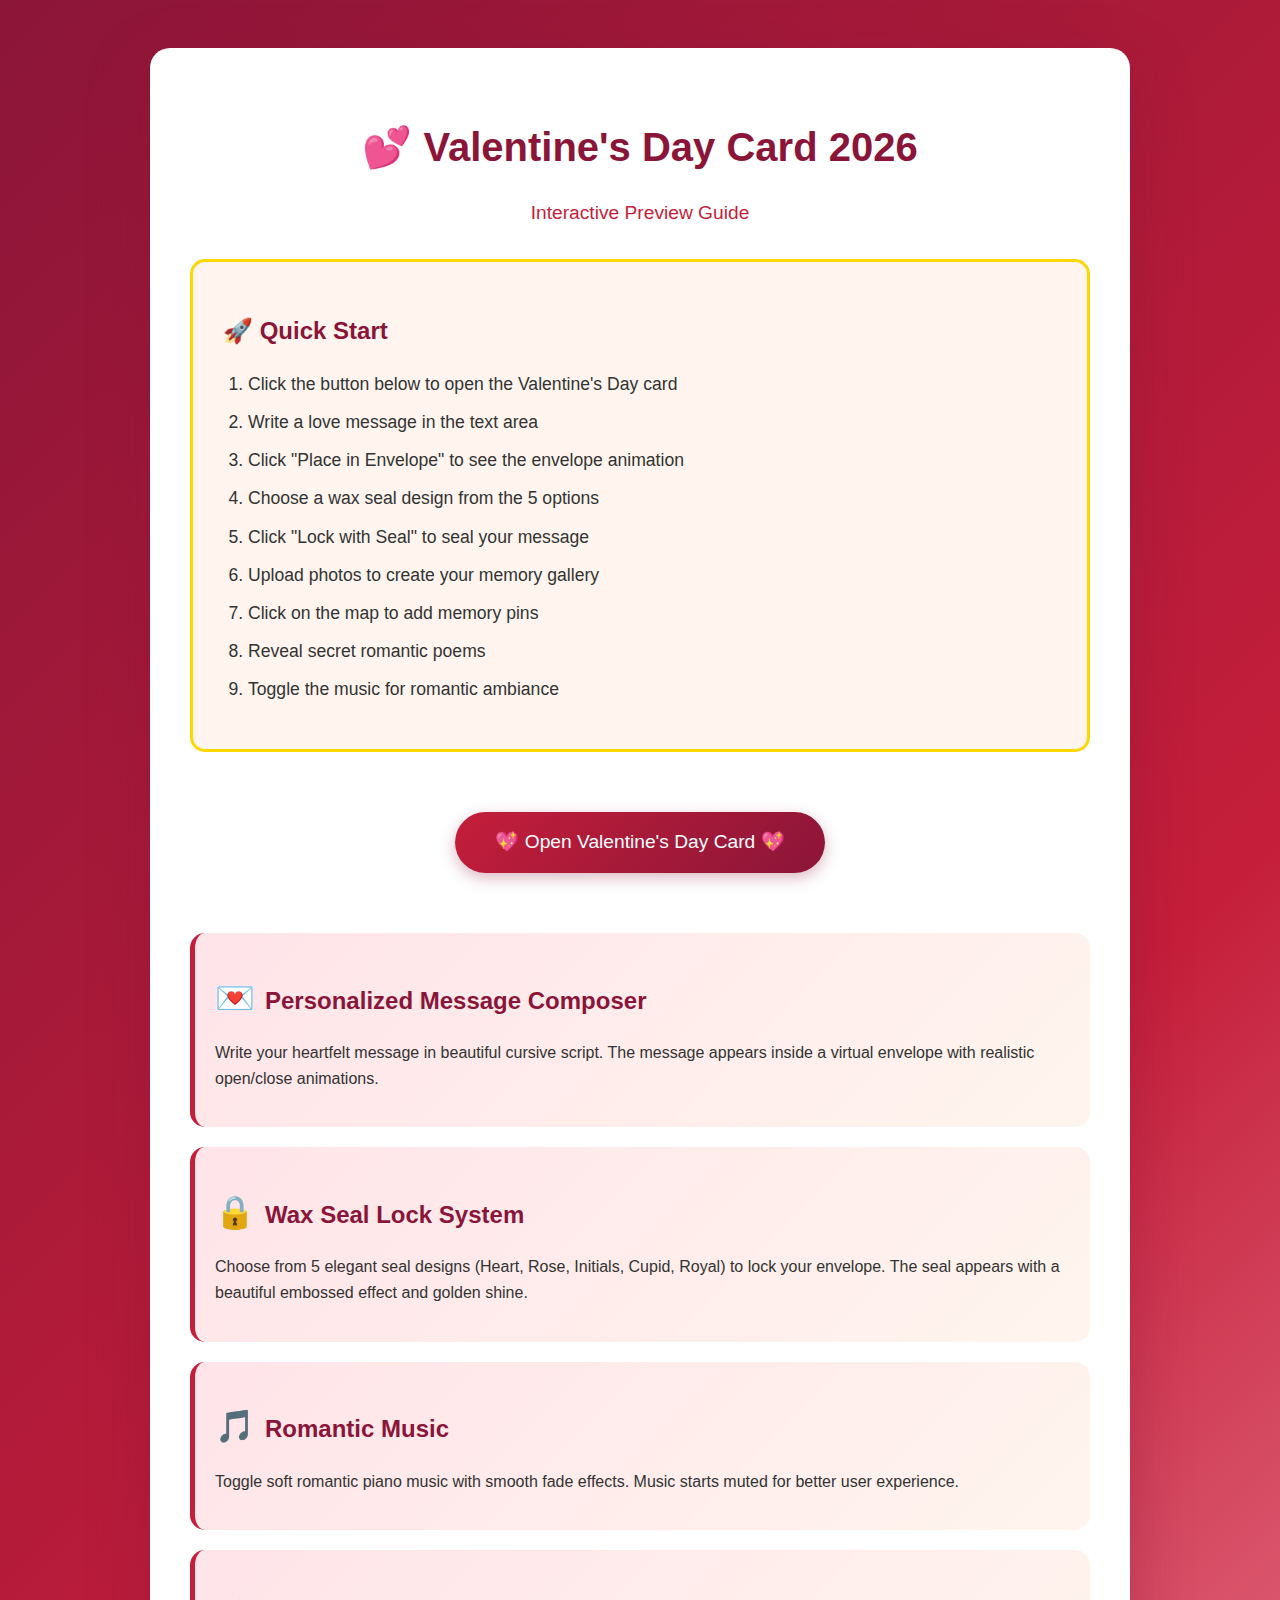
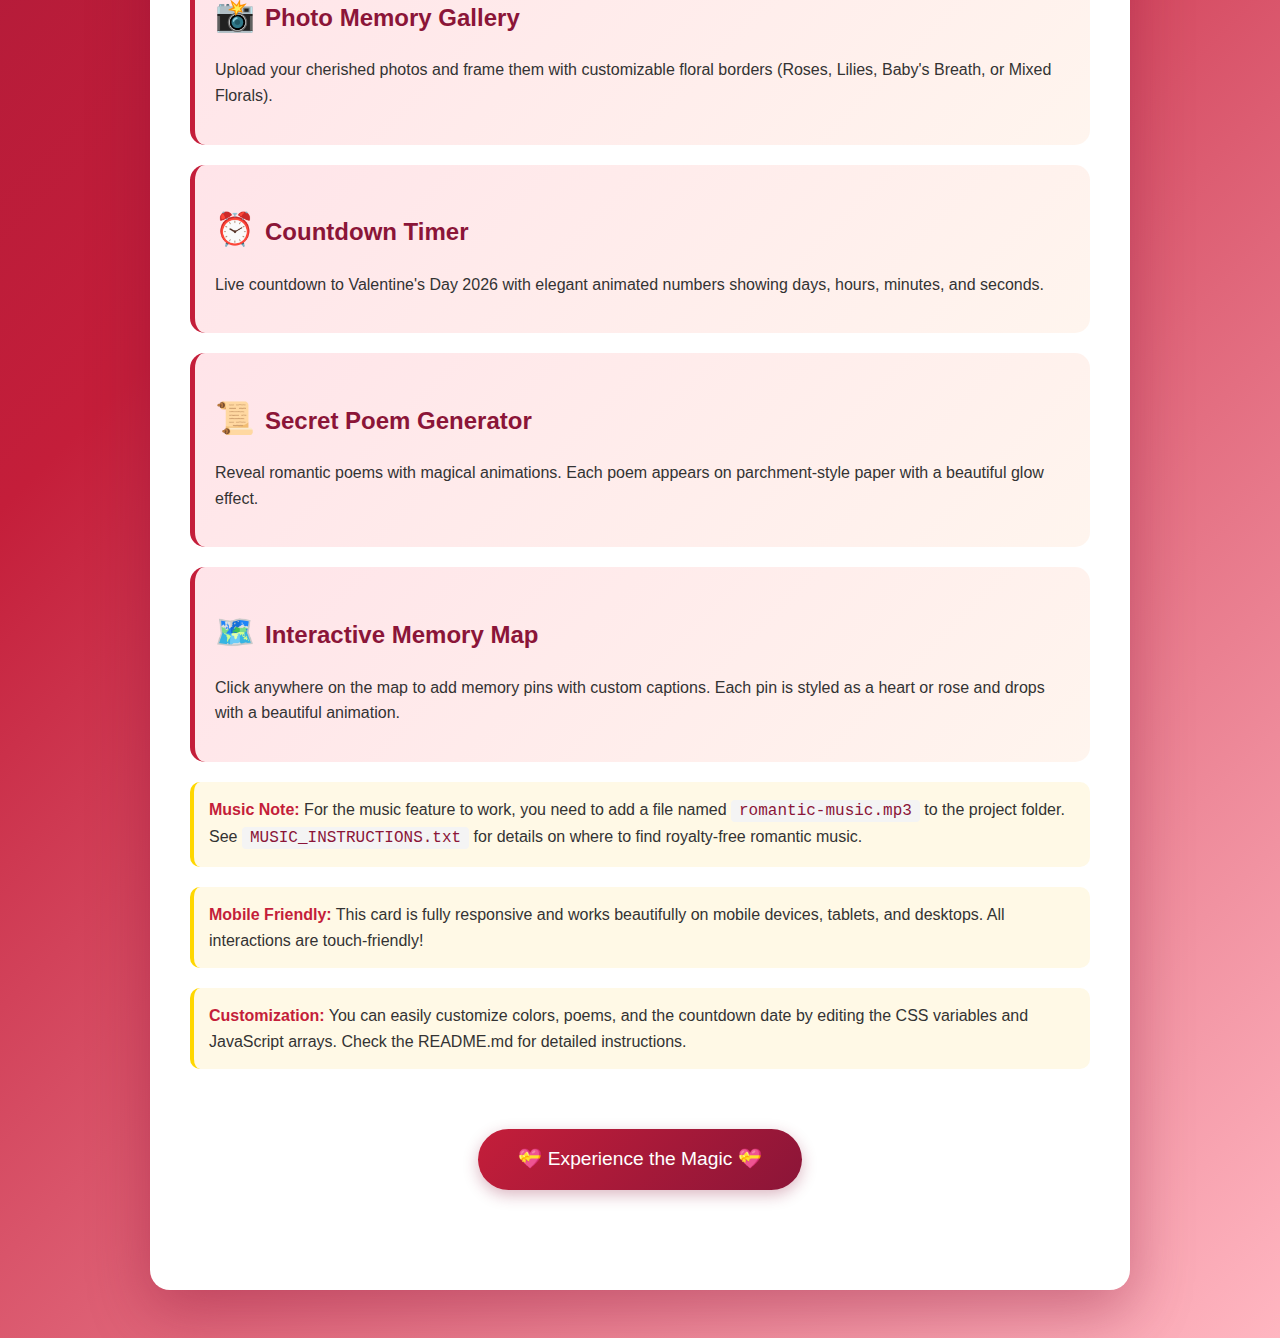
<file: preview.html>
<!DOCTYPE html>
<html lang="en">
<head>
    <meta charset="UTF-8">
    <meta name="viewport" content="width=device-width, initial-scale=1.0">
    <title>Valentine's Day Card - Quick Preview Guide</title>
    <style>
        body {
            font-family: 'Segoe UI', Tahoma, Geneva, Verdana, sans-serif;
            background: linear-gradient(135deg, #8B1538, #C41E3A, #FFB6C1);
            color: #333;
            padding: 40px 20px;
            line-height: 1.6;
        }
        
        .container {
            max-width: 900px;
            margin: 0 auto;
            background: white;
            padding: 40px;
            border-radius: 20px;
            box-shadow: 0 20px 60px rgba(139, 21, 56, 0.4);
        }
        
        h1 {
            color: #8B1538;
            text-align: center;
            font-size: 2.5rem;
            margin-bottom: 10px;
        }
        
        .subtitle {
            text-align: center;
            color: #C41E3A;
            font-size: 1.2rem;
            margin-bottom: 30px;
        }
        
        .feature {
            background: linear-gradient(135deg, #FFE4E9, #FFF5EE);
            padding: 20px;
            margin: 20px 0;
            border-radius: 15px;
            border-left: 5px solid #C41E3A;
        }
        
        .feature h2 {
            color: #8B1538;
            margin-bottom: 10px;
            font-size: 1.5rem;
        }
        
        .feature-icon {
            font-size: 2rem;
            margin-right: 10px;
        }
        
        .quick-start {
            background: #FFF5EE;
            padding: 30px;
            border-radius: 15px;
            margin: 30px 0;
            border: 3px solid #FFD700;
        }
        
        .quick-start h2 {
            color: #8B1538;
            margin-bottom: 20px;
        }
        
        .quick-start ol {
            padding-left: 25px;
        }
        
        .quick-start li {
            margin: 10px 0;
            font-size: 1.1rem;
        }
        
        .btn {
            display: inline-block;
            background: linear-gradient(135deg, #C41E3A, #8B1538);
            color: white;
            padding: 15px 40px;
            text-decoration: none;
            border-radius: 50px;
            font-size: 1.2rem;
            margin: 20px auto;
            text-align: center;
            transition: transform 0.3s ease;
            box-shadow: 0 5px 15px rgba(139, 21, 56, 0.3);
        }
        
        .btn:hover {
            transform: translateY(-3px);
            box-shadow: 0 8px 25px rgba(139, 21, 56, 0.5);
        }
        
        .btn-container {
            text-align: center;
            margin: 40px 0;
        }
        
        .note {
            background: #FFF9E6;
            padding: 15px;
            border-radius: 10px;
            border-left: 4px solid #FFD700;
            margin: 20px 0;
        }
        
        .note strong {
            color: #C41E3A;
        }
        
        code {
            background: #f4f4f4;
            padding: 2px 8px;
            border-radius: 4px;
            font-family: 'Courier New', monospace;
            color: #8B1538;
        }
    </style>
</head>
<body>
    <div class="container">
        <h1>💕 Valentine's Day Card 2026</h1>
        <p class="subtitle">Interactive Preview Guide</p>
        
        <div class="quick-start">
            <h2>🚀 Quick Start</h2>
            <ol>
                <li>Click the button below to open the Valentine's Day card</li>
                <li>Write a love message in the text area</li>
                <li>Click "Place in Envelope" to see the envelope animation</li>
                <li>Choose a wax seal design from the 5 options</li>
                <li>Click "Lock with Seal" to seal your message</li>
                <li>Upload photos to create your memory gallery</li>
                <li>Click on the map to add memory pins</li>
                <li>Reveal secret romantic poems</li>
                <li>Toggle the music for romantic ambiance</li>
            </ol>
        </div>
        
        <div class="btn-container">
            <a href="index.html" class="btn">💖 Open Valentine's Day Card 💖</a>
        </div>
        
        <div class="feature">
            <h2><span class="feature-icon">💌</span>Personalized Message Composer</h2>
            <p>Write your heartfelt message in beautiful cursive script. The message appears inside a virtual envelope with realistic open/close animations.</p>
        </div>
        
        <div class="feature">
            <h2><span class="feature-icon">🔒</span>Wax Seal Lock System</h2>
            <p>Choose from 5 elegant seal designs (Heart, Rose, Initials, Cupid, Royal) to lock your envelope. The seal appears with a beautiful embossed effect and golden shine.</p>
        </div>
        
        <div class="feature">
            <h2><span class="feature-icon">🎵</span>Romantic Music</h2>
            <p>Toggle soft romantic piano music with smooth fade effects. Music starts muted for better user experience.</p>
        </div>
        
        <div class="feature">
            <h2><span class="feature-icon">📸</span>Photo Memory Gallery</h2>
            <p>Upload your cherished photos and frame them with customizable floral borders (Roses, Lilies, Baby's Breath, or Mixed Florals).</p>
        </div>
        
        <div class="feature">
            <h2><span class="feature-icon">⏰</span>Countdown Timer</h2>
            <p>Live countdown to Valentine's Day 2026 with elegant animated numbers showing days, hours, minutes, and seconds.</p>
        </div>
        
        <div class="feature">
            <h2><span class="feature-icon">📜</span>Secret Poem Generator</h2>
            <p>Reveal romantic poems with magical animations. Each poem appears on parchment-style paper with a beautiful glow effect.</p>
        </div>
        
        <div class="feature">
            <h2><span class="feature-icon">🗺️</span>Interactive Memory Map</h2>
            <p>Click anywhere on the map to add memory pins with custom captions. Each pin is styled as a heart or rose and drops with a beautiful animation.</p>
        </div>
        
        <div class="note">
            <strong>Music Note:</strong> For the music feature to work, you need to add a file named <code>romantic-music.mp3</code> to the project folder. See <code>MUSIC_INSTRUCTIONS.txt</code> for details on where to find royalty-free romantic music.
        </div>
        
        <div class="note">
            <strong>Mobile Friendly:</strong> This card is fully responsive and works beautifully on mobile devices, tablets, and desktops. All interactions are touch-friendly!
        </div>
        
        <div class="note">
            <strong>Customization:</strong> You can easily customize colors, poems, and the countdown date by editing the CSS variables and JavaScript arrays. Check the README.md for detailed instructions.
        </div>
        
        <div class="btn-container">
            <a href="index.html" class="btn">💝 Experience the Magic 💝</a>
        </div>
    </div>
</body>
</html>
</file>
